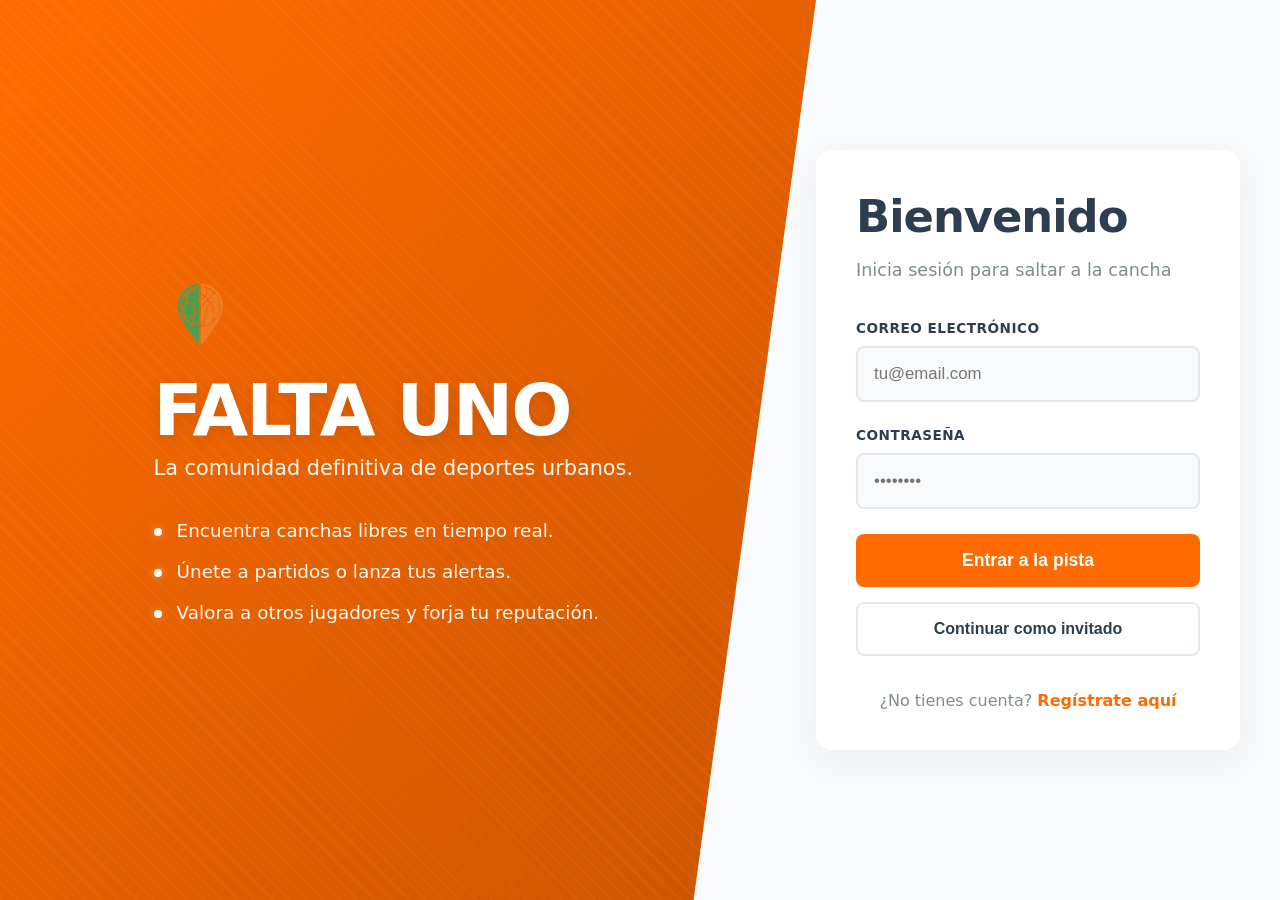
<file: faltauno_FE/index.html>
<!DOCTYPE html>
<html lang="es">
<head>
    <meta charset="UTF-8">
    <meta http-equiv="refresh" content="0; url=login.html">
    <title>Cargando Falta Uno...</title>
</head>
<body>
</body>
</html>
</file>
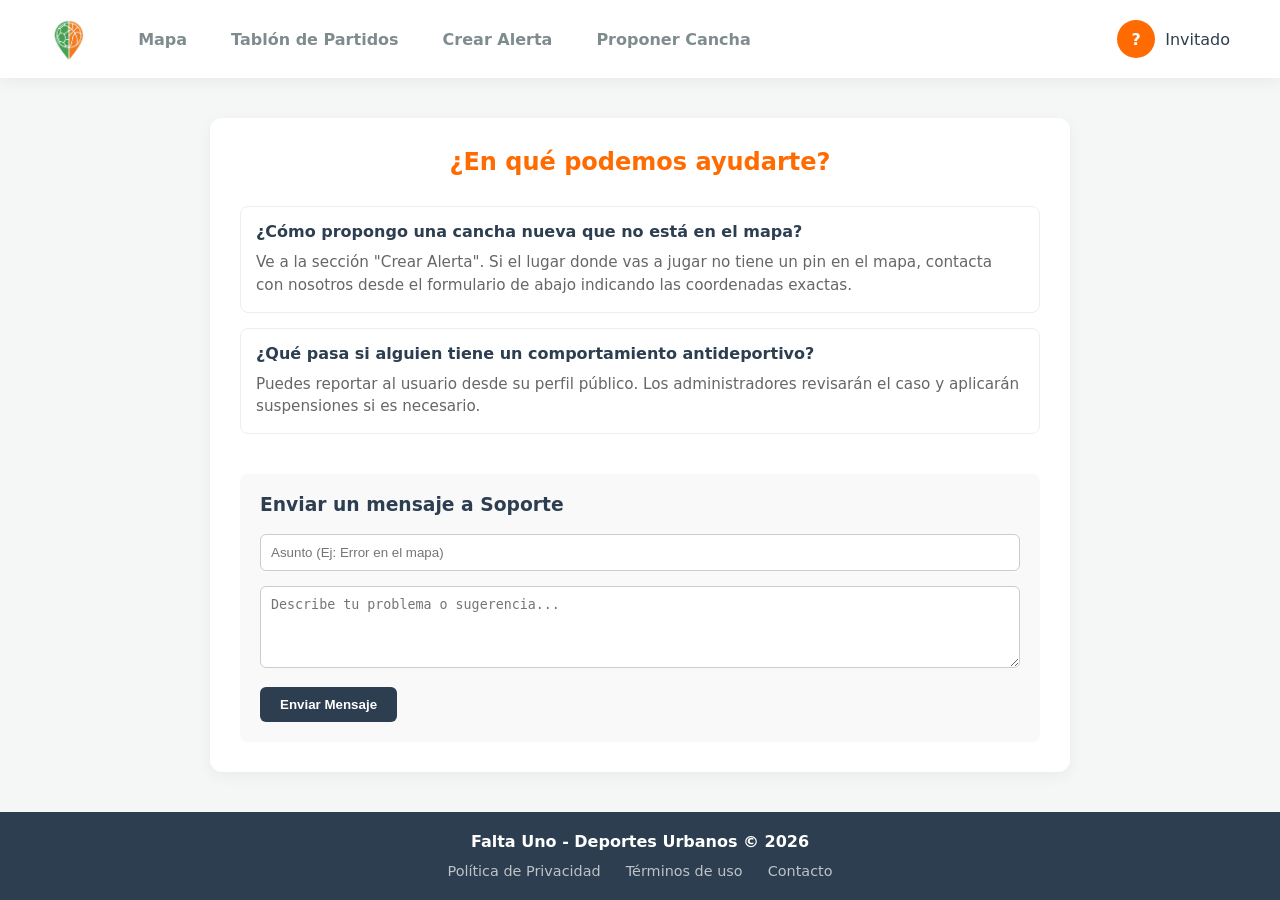
<file: faltauno_FE/ayuda.html>
<!DOCTYPE html>
<html lang="es">
<head>
    <meta charset="UTF-8">
    <meta name="viewport" content="width=device-width, initial-scale=1.0">
    <title>Falta Uno - Ayuda y Soporte</title>
    <link rel="stylesheet" href="css/global.css">
    <link rel="stylesheet" href="css/ayuda.css">

</head>
<body>
  <header class="main-header">
        <div class="header-left">
            <img src="logo.png" alt="Falta Uno" class="header-logo" onclick="window.location.href='inicio.html'" style="cursor: pointer;">
            
            <nav class="nav-links">
                <a href="inicio.html">Mapa</a>
                <a href="feed.html">Tablón de Partidos</a>
                <a href="crearAlerta.html">Crear Alerta</a>
                <a href="proponerCancha.html">Proponer Cancha</a>
            </nav>
        </div>

        <div class="header-right">
            <div class="user-profile-btn" onclick="toggleMenu()">
                <div class="user-avatar">R</div>
                <span>Rodrigo</span>
            </div>
            
            <div class="dropdown-menu" id="userMenu">
                <a href="perfilUser.html">Mi Perfil <span>></span></a>
                <a href="configuracion.html">Configuración <span>></span></a>
                <a href="ayuda.html" class="active">Ayuda y Soporte <span>></span></a>
                <a href="panelAdmin.html">Panel Admin <span>></span></a>
                <a href="login.html" class="logout-link">Cerrar sesión <span>x</span></a>
            </div>
        </div>
    </header>

    <main class="help-container">
        <h2 class="help-title">¿En qué podemos ayudarte?</h2>

        <div class="faq-box">
            <p class="faq-question">¿Cómo propongo una cancha nueva que no está en el mapa?</p>
            <p class="faq-answer">Ve a la sección "Crear Alerta". Si el lugar donde vas a jugar no tiene un pin en el mapa, contacta con nosotros desde el formulario de abajo indicando las coordenadas exactas.</p>
        </div>

        <div class="faq-box">
            <p class="faq-question">¿Qué pasa si alguien tiene un comportamiento antideportivo?</p>
            <p class="faq-answer">Puedes reportar al usuario desde su perfil público. Los administradores revisarán el caso y aplicarán suspensiones si es necesario.</p>
        </div>

        <div class="contact-form">
            <h3>Enviar un mensaje a Soporte</h3>
            <div class="form-group">
                <input type="text" placeholder="Asunto (Ej: Error en el mapa)">
            </div>
            <div class="form-group">
                <textarea rows="4" placeholder="Describe tu problema o sugerencia..."></textarea>
            </div>
            <button class="btn-send" onclick="alert('Mensaje enviado. Te responderemos pronto.')">Enviar Mensaje</button>
        </div>
    </main>

    <footer class="main-footer">
        <p>Falta Uno - Deportes Urbanos © 2026</p>
        <div class="footer-links">
            <a href="legal.html#privacidad">Política de Privacidad</a>
            <a href="legal.html#terminos">Términos de uso</a>
            <a href="legal.html#contacto">Contacto</a>
        </div>
    </footer>

   <script src="js/global.js"></script>
</body>
</html>
</file>
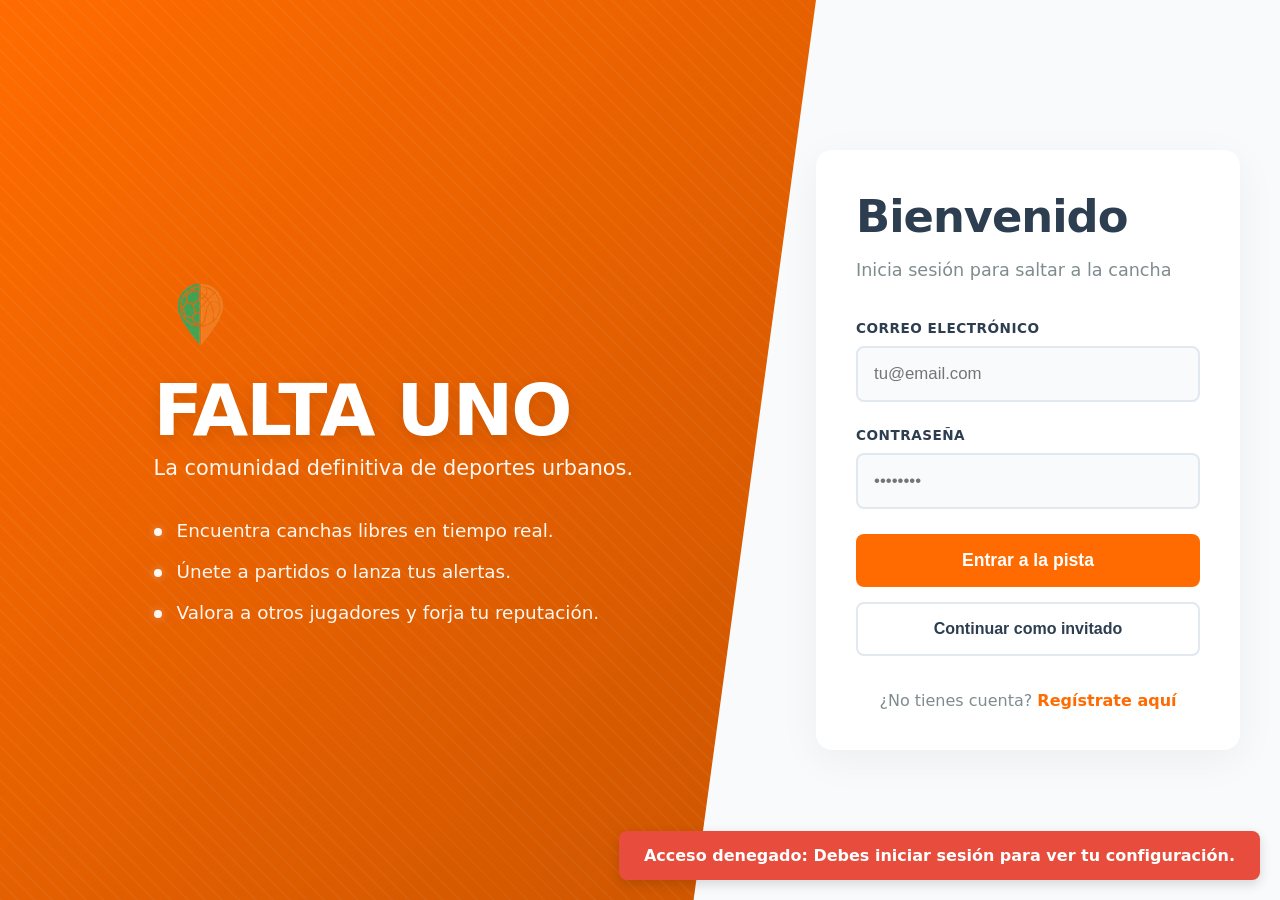
<file: faltauno_FE/configuracion.html>
<!DOCTYPE html>
<html lang="es">
<head>
    <meta charset="UTF-8">
    <meta name="viewport" content="width=device-width, initial-scale=1.0">
    <title>Falta Uno - Configuración</title>
    <link rel="stylesheet" href="css/global.css">
    <link rel="stylesheet" href="css/configuracion.css">
</head>
<body>

     <header class="main-header">
        <div class="header-left">
            <img src="logo.png" alt="Falta Uno" class="header-logo" onclick="window.location.href='inicio.html'" style="cursor: pointer;">
            
            <nav class="nav-links">
                <a href="inicio.html">Mapa</a>
                <a href="feed.html">Tablón de Partidos</a>
                <a href="crearAlerta.html">Crear Alerta</a>
                <a href="proponerCancha.html">Proponer Cancha</a>
            </nav>
        </div>

        <div class="header-right">
            <div class="user-profile-btn" onclick="toggleMenu()">
                <div class="user-avatar" id="nav-avatar-char">?</div>
                <span id="nav-user-name">Usuario</span>
            </div>
            
            <div class="dropdown-menu" id="userMenu">
                <a href="perfilUser.html">Mi Perfil <span>></span></a>
                <a href="configuracion.html" class="active">Configuración <span>></span></a>
                <a href="ayuda.html">Ayuda y Soporte <span>></span></a>
                <a href="panelAdmin.html">Panel Admin <span>></span></a>
                <a href="login.html" class="logout-link">Cerrar sesión <span>x</span></a>
            </div>
        </div>
    </header>

    <main class="config-container">
        <h2 class="config-title">Configuración de la Cuenta</h2>

        <div class="config-section">
            <h3>Datos de Acceso</h3>
            <div class="form-group">
                <label>Correo Electrónico</label>
                <input type="email" id="config-email" disabled style="background:#f9f9f9; cursor: not-allowed;">
            </div>
            <div class="form-group">
                <label>Nueva Contraseña</label>
                <input type="password" id="config-password" placeholder="Dejar en blanco para no cambiar">
            </div>
        </div>

        <div class="config-section">
            <h3>Notificaciones</h3>
            <div class="toggle-switch">
                <span>Recibir alertas de partidos cerca de mí</span>
                <input type="checkbox" checked>
            </div>
            <div class="toggle-switch">
                <span>Alguien se une a mi partido</span>
                <input type="checkbox" checked>
            </div>
            <div class="toggle-switch">
                <span>Boletín de noticias semanal</span>
                <input type="checkbox">
            </div>
        </div>

        <button class="btn-save" onclick="guardarConfiguracion()">Guardar Cambios</button>
        <div style="clear: both;"></div>
    </main>

    <footer class="main-footer">
        <p>Falta Uno - Deportes Urbanos © 2026</p>
        <div class="footer-links">
            <a href="legal.html#privacidad">Política de Privacidad</a>
            <a href="legal.html#terminos">Términos de uso</a>
            <a href="legal.html#contacto">Contacto</a>
        </div>
    </footer>

   <script src="js/global.js"></script>
   <script src="js/configuracion.js"></script>
</body>
</html>
</file>
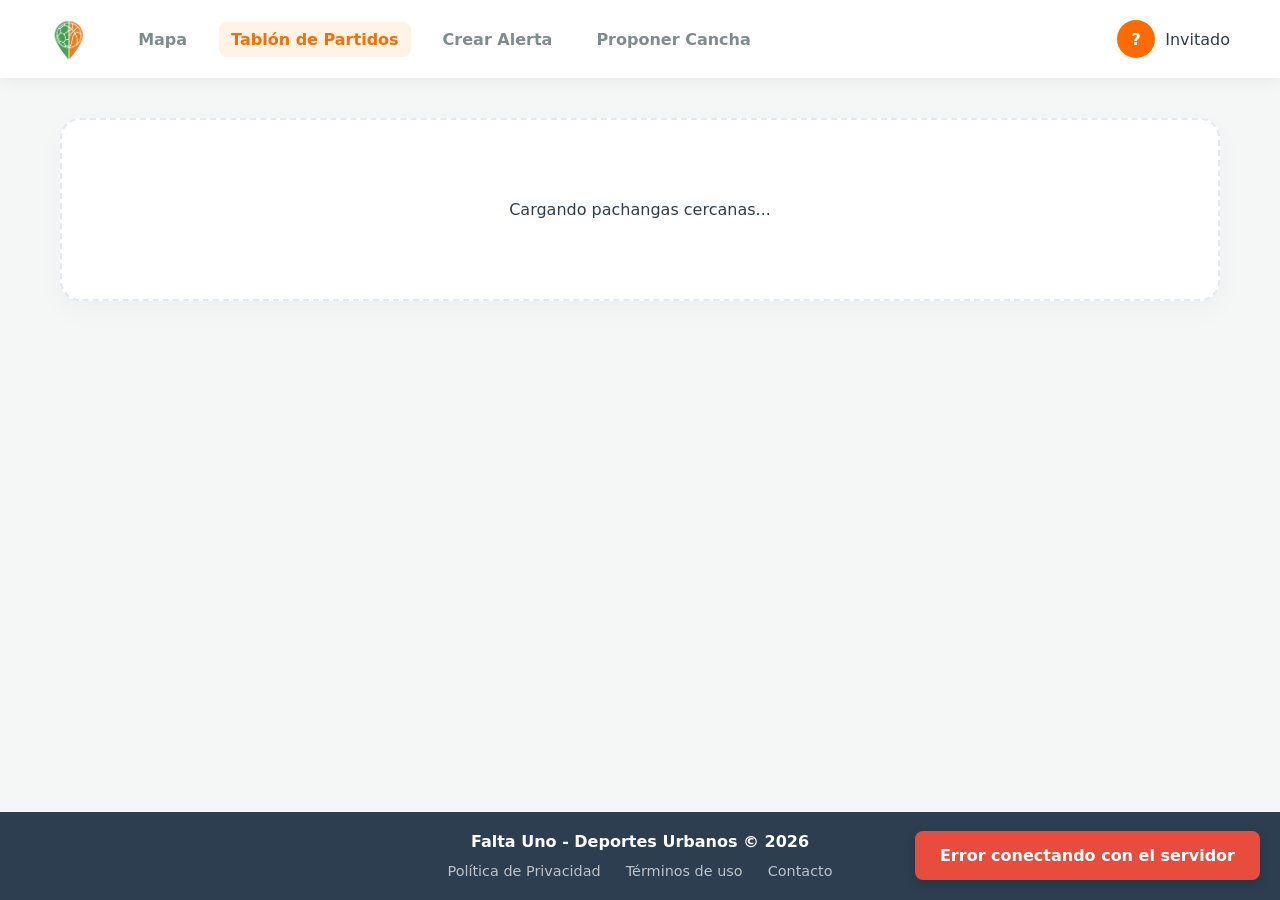
<file: faltauno_FE/feed.html>
<!DOCTYPE html>
<html lang="es">
<head>
    <meta charset="UTF-8">
    <meta name="viewport" content="width=device-width, initial-scale=1.0">
    <title>Falta Uno - Tablón de Partidos</title>
    <link rel="stylesheet" href="css/global.css">
    <link rel="stylesheet" href="css/feed.css">
</head>
<body>

     <header class="main-header">
        <div class="header-left">
            <img src="logo.png" alt="Falta Uno" class="header-logo" onclick="window.location.href='inicio.html'" style="cursor: pointer;">
            
            <nav class="nav-links">
                <a href="inicio.html">Mapa</a>
                <a href="feed.html" class="active">Tablón de Partidos</a>
                <a href="crearAlerta.html">Crear Alerta</a>
                <a href="proponerCancha.html">Proponer Cancha</a>
            </nav>
        </div>

        <div class="header-right">
            <div class="user-profile-btn" onclick="toggleMenu()">
                <div class="user-avatar">R</div>
                <span>Rodrigo</span>
            </div>
            
            <div class="dropdown-menu" id="userMenu">
                <a href="perfilUser.html">Mi Perfil <span>></span></a>
                <a href="configuracion.html">Configuración <span>></span></a>
                <a href="ayuda.html">Ayuda y Soporte <span>></span></a>
                <a href="panelAdmin.html">Panel Admin <span>></span></a>
                <a href="login.html" class="logout-link">Cerrar sesión <span>x</span></a>
            </div>
        </div>
    </header>

    <main class="app-container" style="flex-grow: 1;">
        <div class="feed-container" id="feed-container">
            <div class="empty-state">Cargando pachangas cercanas...</div>
        </div>
    </main>

    <footer class="main-footer">
        <p>Falta Uno - Deportes Urbanos © 2026</p>
        <div class="footer-links">
            <a href="legal.html#privacidad">Política de Privacidad</a>
            <a href="legal.html#terminos">Términos de uso</a>
            <a href="legal.html#contacto">Contacto</a>
        </div>
    </footer>

    <script src="js/global.js"></script>
    <script src="js/feed.js"></script>
</body>
</html>
</file>
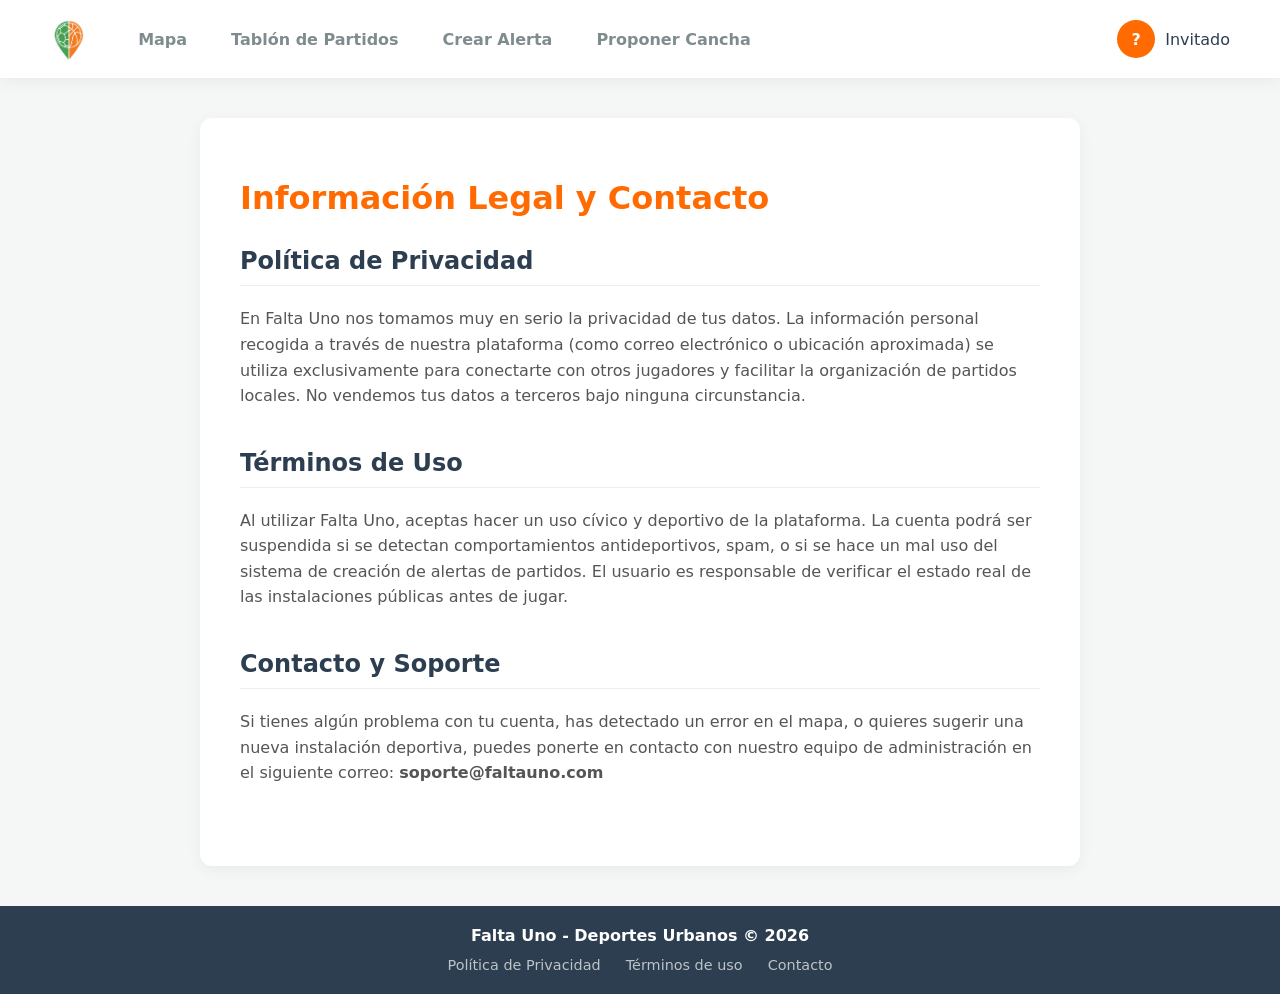
<file: faltauno_FE/legal.html>
<!DOCTYPE html>
<html lang="es">
<head>
    <meta charset="UTF-8">
    <meta name="viewport" content="width=device-width, initial-scale=1.0">
    <title>Información Legal - Falta Uno</title>
    <link rel="stylesheet" href="css/global.css">
    <link rel="stylesheet" href="css/legal.css">

</head>
<body>

    <header class="main-header">
        <div class="header-left">
            <img src="logo.png" alt="Falta Uno" class="header-logo" onclick="window.location.href='inicio.html'" style="cursor: pointer;">
            
            <nav class="nav-links">
                <a href="inicio.html">Mapa</a>
                <a href="feed.html">Tablón de Partidos</a>
                <a href="crearAlerta.html">Crear Alerta</a>
                <a href="proponerCancha.html">Proponer Cancha</a>
            </nav>
        </div>

        <div class="header-right">
            <div class="user-profile-btn" onclick="toggleMenu()">
                <div class="user-avatar">R</div>
                <span>Rodrigo</span>
            </div>
            
            <div class="dropdown-menu" id="userMenu">
                <a href="perfilUser.html">Mi Perfil <span>></span></a>
                <a href="configuracion.html">Configuración <span>></span></a>
                <a href="ayuda.html">Ayuda y Soporte <span>></span></a>
                <a href="panelAdmin.html">Panel Admin <span>></span></a>
                <a href="login.html" class="logout-link">Cerrar sesión <span>x</span></a>
            </div>
        </div>
    </header>
    <main class="legal-container">
        <h1>Información Legal y Contacto</h1>

        <section id="privacidad" class="legal-section">
            <h2>Política de Privacidad</h2>
            <p>En Falta Uno nos tomamos muy en serio la privacidad de tus datos. La información personal recogida a través de nuestra plataforma (como correo electrónico o ubicación aproximada) se utiliza exclusivamente para conectarte con otros jugadores y facilitar la organización de partidos locales. No vendemos tus datos a terceros bajo ninguna circunstancia.</p>
        </section>

        <section id="terminos" class="legal-section">
            <h2>Términos de Uso</h2>
            <p>Al utilizar Falta Uno, aceptas hacer un uso cívico y deportivo de la plataforma. La cuenta podrá ser suspendida si se detectan comportamientos antideportivos, spam, o si se hace un mal uso del sistema de creación de alertas de partidos. El usuario es responsable de verificar el estado real de las instalaciones públicas antes de jugar.</p>
        </section>

        <section id="contacto" class="legal-section">
            <h2>Contacto y Soporte</h2>
            <p>Si tienes algún problema con tu cuenta, has detectado un error en el mapa, o quieres sugerir una nueva instalación deportiva, puedes ponerte en contacto con nuestro equipo de administración en el siguiente correo: <b>soporte@faltauno.com</b></p>
        </section>
    </main>

    <footer class="main-footer">
        <p>Falta Uno - Deportes Urbanos © 2026</p>
        <div class="footer-links">
            <a href="legal.html#privacidad">Política de Privacidad</a>
            <a href="legal.html#terminos">Términos de uso</a>
            <a href="legal.html#contacto">Contacto</a>
        </div>
    </footer>
<script src="js/global.js"></script>
</body>

</html>
</file>
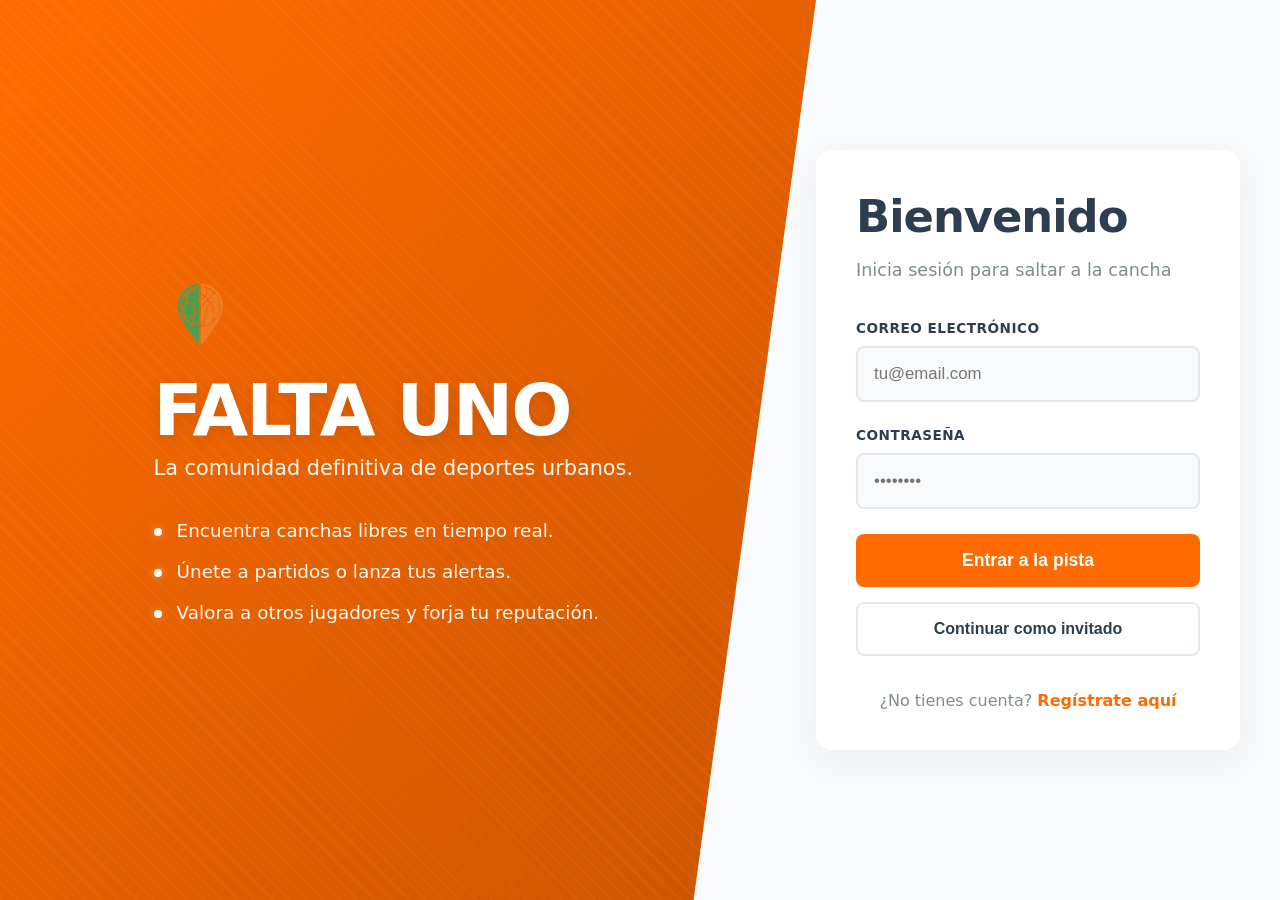
<file: faltauno_FE/login.html>
<!DOCTYPE html>
<html lang="es">
<head>
    <meta charset="UTF-8">
    <meta name="viewport" content="width=device-width, initial-scale=1.0">
    <title>Falta Uno - Iniciar Sesión</title>
    <link rel="stylesheet" href="css/global.css">
    <link rel="stylesheet" href="css/login.css">
</head>
<body class="login-dynamic">

    <div class="diagonal-layout">
        
        <div class="diagonal-brand">
            <img src="logo.png" alt="Falta Uno" class="diagonal-logo">
            <h1 class="diagonal-title">FALTA UNO</h1>
            <p class="diagonal-subtitle">La comunidad definitiva de deportes urbanos.</p>

            <ul class="diagonal-features">
                <li><span class="feature-dot"></span>Encuentra canchas libres en tiempo real.</li>
                <li><span class="feature-dot"></span>Únete a partidos o lanza tus alertas.</li>
                <li><span class="feature-dot"></span>Valora a otros jugadores y forja tu reputación.</li>
            </ul>
        </div>

        <div class="diagonal-form-wrapper">
            <div class="diagonal-form">
                <h2>Bienvenido</h2>
                <p class="form-desc">Inicia sesión para saltar a la cancha</p>

                <div class="input-group">
                    <label>Correo Electrónico</label>
                    <input type="email" id="email" placeholder="tu@email.com">
                </div>

                <div class="input-group">
                    <label>Contraseña</label>
                    <input type="password" id="password" placeholder="••••••••">
                </div>

                <button class="btn-diagonal" onclick="iniciarSesion()">Entrar a la pista</button>
                <button class="btn-diagonal-outline" onclick="entrarComoInvitado()">Continuar como invitado</button>

                <div class="form-footer">
                    ¿No tienes cuenta? <a href="registro.html">Regístrate aquí</a>
                </div>
            </div>
        </div>
    </div>

    <script src="js/global.js"></script>
    <script src="js/login.js"></script>
</body>
</html>
</file>
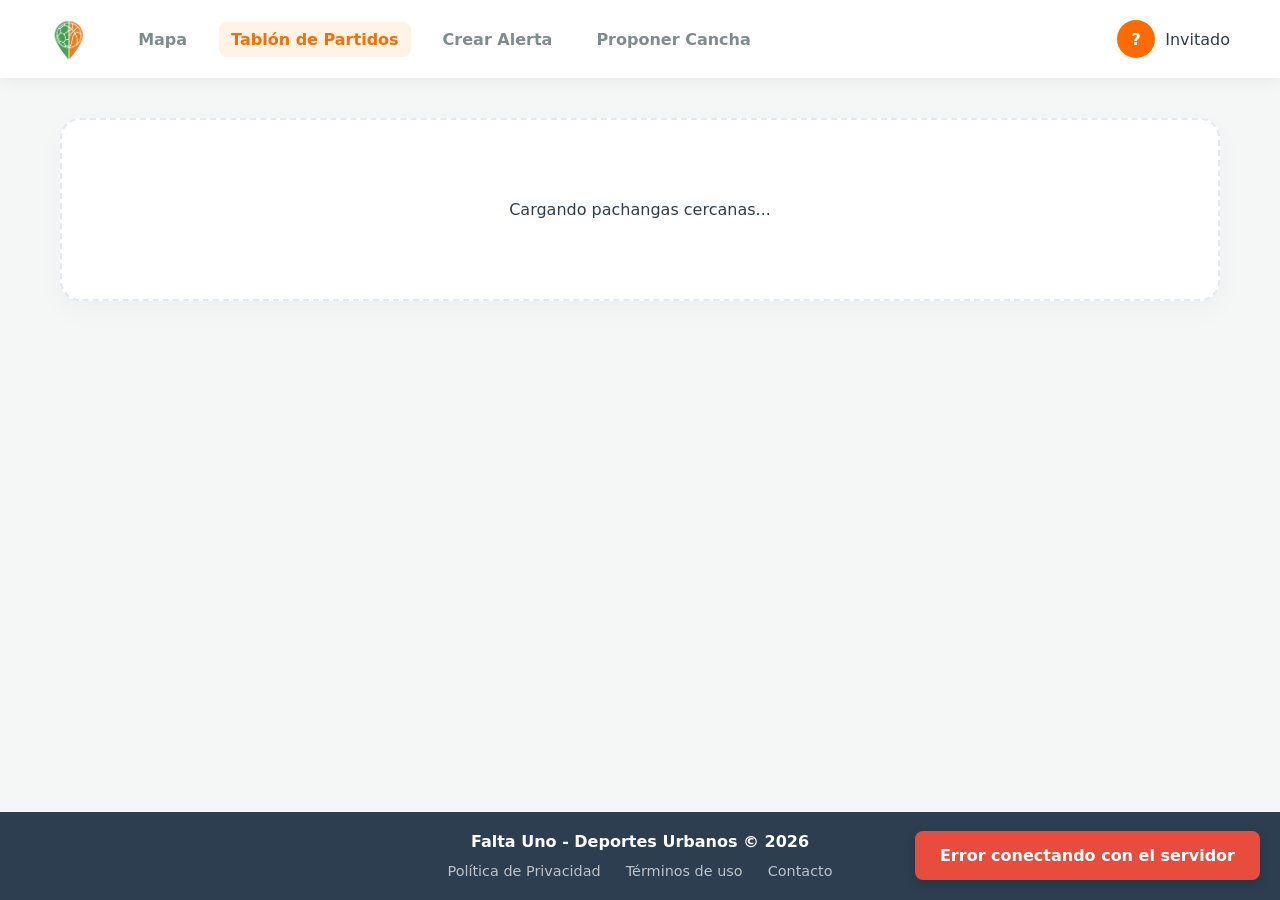
<file: faltauno_FE/perfilPublico.html>
<!DOCTYPE html>
<html lang="es">
<head>
    <meta charset="UTF-8">
    <meta name="viewport" content="width=device-width, initial-scale=1.0">
    <title>Falta Uno - Perfil Público</title>
    <link rel="stylesheet" href="css/global.css">
    <link rel="stylesheet" href="css/perfilPublico.css">
</head>
<body>

     <header class="main-header">
        <div class="header-left">
            <img src="logo.png" alt="Falta Uno" class="header-logo" onclick="window.location.href='inicio.html'" style="cursor: pointer;">
            
            <nav class="nav-links">
                <a href="inicio.html">Mapa</a>
                <a href="feed.html">Tablón de Partidos</a>
                <a href="crearAlerta.html">Crear Alerta</a>
                <a href="proponerCancha.html">Proponer Cancha</a>
            </nav>
        </div>

        <div class="header-right">
            <div class="user-profile-btn" onclick="toggleMenu()">
                <div class="user-avatar">R</div>
                <span>Rodrigo</span>
            </div>
            
            <div class="dropdown-menu" id="userMenu">
                <a href="perfilUser.html">Mi Perfil <span>></span></a>
                <a href="configuracion.html">Configuración <span>></span></a>
                <a href="ayuda.html">Ayuda y Soporte <span>></span></a>
                <a href="panelAdmin.html">Panel Admin <span>></span></a>
                <a href="login.html" class="logout-link">Cerrar sesión <span>x</span></a>
            </div>
        </div>
    </header>
    
    <main class="public-profile-container">
        
        <div class="user-card">
            <div class="avatar-large" id="perfil-publico-avatar">?</div>
            <h1 class="user-name" id="perfil-publico-nombre">Cargando...</h1>
            <div class="user-meta">Jugador en <span id="perfil-publico-ciudad">...</span></div>

            <div class="rating-section">
                <p class="rating-title">Valorar a este jugador</p>
                <div class="interactive-stars">
                    <span class="star">&#9733;</span>
                    <span class="star">&#9733;</span>
                    <span class="star">&#9733;</span>
                    <span class="star">&#9733;</span>
                    <span class="star">&#9733;</span>
                </div>
                <p style="font-size: 0.85em; color: var(--text-muted); margin-top: 10px;">
                    Valora su puntualidad y comportamiento en la cancha.
                </p>
            </div>

            <div class="public-stats-grid">
                <div class="stat-box">
                    <div class="stat-value" id="perfil-publico-estrellas" style="font-size: 1.2em;">0 / 5</div>
                    <div class="stat-label">Valoración Media</div>
                </div>
                <div class="stat-box">
                    <div class="stat-value">18</div>
                    <div class="stat-label">Partidos Organizados</div>
                </div>
                <div class="stat-box">
                    <div class="stat-value">34</div>
                    <div class="stat-label">Veces Apuntado</div>
                </div>
            </div>
        </div>
    </main>

    <footer class="main-footer">
        <p>Falta Uno - Deportes Urbanos © 2026</p>
        <div class="footer-links">
            <a href="legal.html#privacidad">Política de Privacidad</a>
            <a href="legal.html#terminos">Términos de uso</a>
            <a href="legal.html#contacto">Contacto</a>
        </div>
    </footer>

    <script src="js/global.js"></script>
    <script src="js/perfilPublico.js"></script>
</body>
</html>
</file>
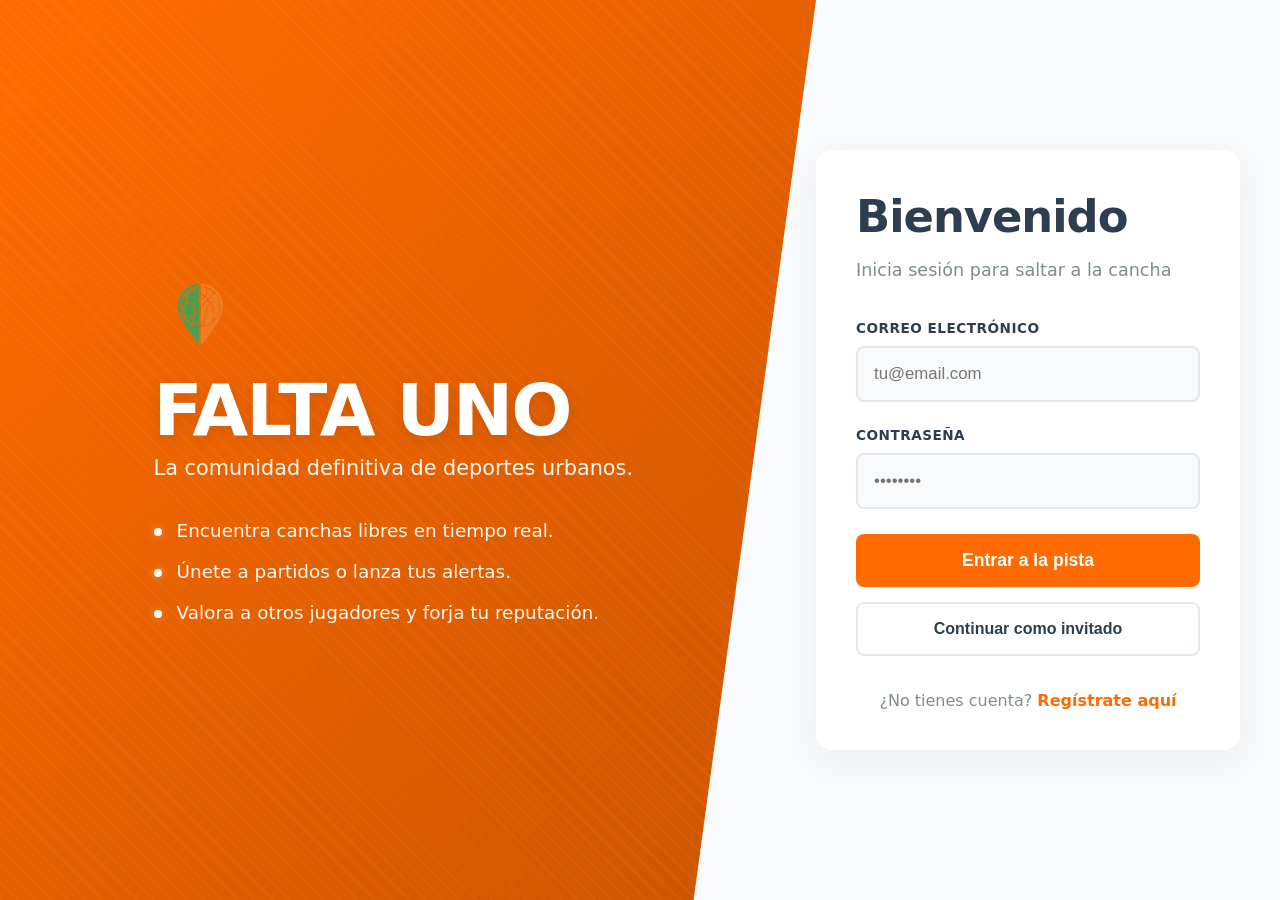
<file: faltauno_FE/perfilUser.html>
<!DOCTYPE html>
<html lang="es">
<head>
    <meta charset="UTF-8">
    <meta name="viewport" content="width=device-width, initial-scale=1.0">
    <title>Falta Uno - Perfil de Usuario</title>
    <link rel="stylesheet" href="css/global.css">
    <link rel="stylesheet" href="css/perfil.css">
</head>
<body>

    <header class="main-header">
        <div class="header-left">
            <img src="logo.png" alt="Falta Uno" class="header-logo" onclick="window.location.href='inicio.html'" style="cursor: pointer;">
            
            <nav class="nav-links">
                <a href="inicio.html">Mapa</a>
                <a href="feed.html">Tablón de Partidos</a>
                <a href="crearAlerta.html">Crear Alerta</a>
                <a href="proponerCancha.html">Proponer Cancha</a>
            </nav>
        </div>

        <div class="header-right">
            <div class="user-profile-btn" onclick="toggleMenu()">
                <div class="user-avatar">R</div>
                <span>Rodrigo</span>
            </div>
            
            <div class="dropdown-menu" id="userMenu">
                <a href="perfilUser.html">Mi Perfil <span>&gt;</span></a>
                <a href="configuracion.html">Configuración <span>&gt;</span></a>
                <a href="ayuda.html">Ayuda y Soporte <span>&gt;</span></a>
                <a href="panelAdmin.html">Panel Admin <span>&gt;</span></a>
                <a href="login.html" class="logout-link">Cerrar sesión <span>x</span></a>
            </div>
        </div>
    </header>

    <main class="profile-container">
        <h1 class="profile-title">Perfil de usuario</h1>

        <div class="user-info-section">
            <div class="big-avatar" id="perfil-avatar">?</div>
            <div class="user-details">
                <div class="info-group">
                    <label>Nombre completo</label>
                    <input type="text" id="perfil-nombre" value="" readonly>
                </div>
                <div class="info-group">
                    <label>Ciudad</label>
                    <input type="text" id="perfil-ciudad" value="" placeholder="Añade tu ciudad...">
                </div>
                <div class="info-group">
                    <label>Rol de la cuenta</label>
                    <input type="text" id="perfil-rol" value="" readonly style="background-color: #f5f5f5;">
                </div>
            </div>
        </div>

        <div class="dashboard-grid">
            <div class="stats-box">
                <h3>Estadísticas</h3>
                <div class="stat-item">
                    <span id="stat-partidos">Partidos jugados (0)</span>
                    <div class="progress-bar-bg"><div id="bar-partidos" class="progress-bar-fill" style="width: 0%;"></div></div>
                </div>
                <div class="stat-item">
                    <span id="stat-alertas">Alertas Enviadas (0)</span>
                    <div class="progress-bar-bg"><div id="bar-alertas" class="progress-bar-fill" style="width: 0%;"></div></div>
                </div>
                <div class="stat-item">
                    <span id="stat-pistas">Pistas descubiertas (0)</span>
                    <div class="progress-bar-bg"><div id="bar-pistas" class="progress-bar-fill" style="width: 0%;"></div></div>
                </div>
            </div>

            <div class="rating-box">
                <h3>VALORACIÓN MEDIA</h3>
                <div style="font-size: 0.9em; opacity: 0.9;">Tu puntuación como organizador</div>
                <div class="rating-stars" id="perfil-estrellas">
                    </div>
            </div>

            <div class="activity-box">
                <h3>Actividad Reciente</h3>
                <ul class="activity-list" id="lista-actividad">
                    <!-- Contenido inyectado desde JS -->
                </ul>
            </div>
        </div>

        <section class="requests-section">
            <h3>Mis Solicitudes de Instalaciones</h3>
            <table class="requests-table">
                <thead>
                    <tr>
                        <th>Nombre de la Cancha</th>
                        <th>Fecha Solicitud</th>
                        <th>Deporte</th>
                        <th>Estado</th>
                    </tr>
                </thead>
                <tbody id="requests-table-body">
                    </tbody>
            </table>
        </section>

        <div class="action-buttons">
            <button class="btn btn-edit" onclick="mostrarNotificacion('Perfil actualizado', 'exito')">Guardar Cambios</button>
            <button class="btn btn-logout" onclick="window.location.href='login.html'">Cerrar Sesión</button>
        </div>
    </main>

    <footer class="main-footer">
        <p>Falta Uno - Deportes Urbanos © 2026</p>
        <div class="footer-links">
            <a href="legal.html#privacidad">Política de Privacidad</a>
            <a href="legal.html#terminos">Términos de uso</a>
            <a href="legal.html#contacto">Contacto</a>
        </div>
    </footer>

    <script src="js/global.js"></script>
    <script src="js/perfil.js"></script>
</body>
</html>
</file>
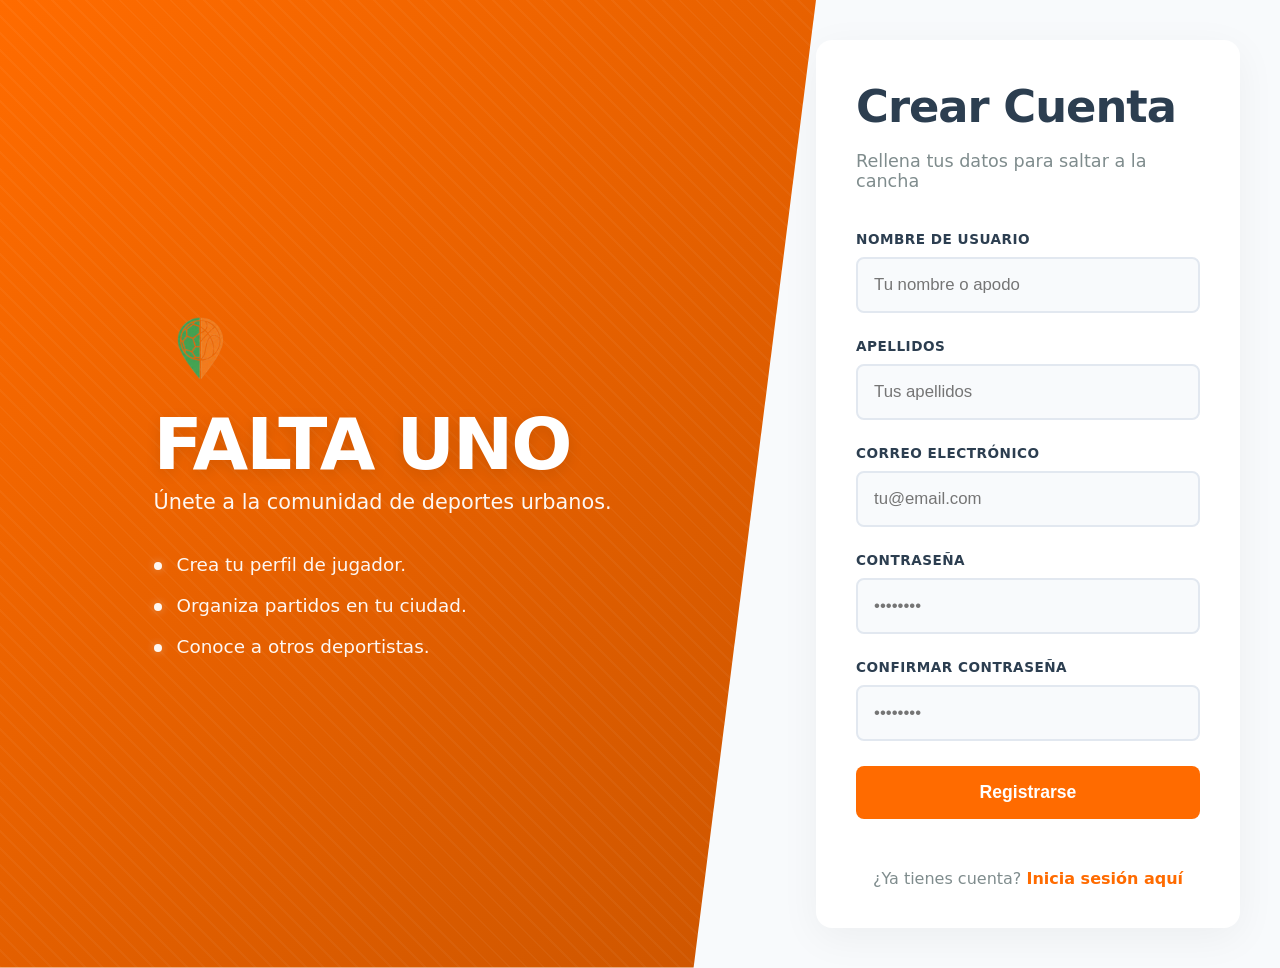
<file: faltauno_FE/registro.html>
<!DOCTYPE html>
<html lang="es">
<head>
    <meta charset="UTF-8">
    <meta name="viewport" content="width=device-width, initial-scale=1.0">
    <title>Falta Uno - Registro</title>
    <link rel="stylesheet" href="css/global.css">
    <link rel="stylesheet" href="css/login.css">
</head>
<body class="login-dynamic">

    <div class="diagonal-layout">
        
        <div class="diagonal-brand">
            <img src="logo.png" alt="Falta Uno" class="diagonal-logo" onclick="window.location.href='inicio.html'" style="cursor: pointer;">
            <h1 class="diagonal-title">FALTA UNO</h1>
            <p class="diagonal-subtitle">Únete a la comunidad de deportes urbanos.</p>

            <ul class="diagonal-features">
                <li><span class="feature-dot"></span>Crea tu perfil de jugador.</li>
                <li><span class="feature-dot"></span>Organiza partidos en tu ciudad.</li>
                <li><span class="feature-dot"></span>Conoce a otros deportistas.</li>
            </ul>
        </div>

        <div class="diagonal-form-wrapper">
            <div class="diagonal-form">
                <h2>Crear Cuenta</h2>
                <p class="form-desc">Rellena tus datos para saltar a la cancha</p>

                <div class="input-group">
                    <label>Nombre de Usuario</label>
                    <input type="text" id="reg-nombre" placeholder="Tu nombre o apodo">
                </div>
                <div class="input-group">
                    <label>Apellidos</label>
                    <input type="text" id="reg-apellidos" placeholder="Tus apellidos">
                </div>

                <div class="input-group">
                    <label>Correo Electrónico</label>
                    <input type="email" id="reg-email" placeholder="tu@email.com">
                </div>

                <div class="input-group">
                    <label>Contraseña</label>
                    <input type="password" id="reg-password" placeholder="••••••••">
                </div>

                <div class="input-group">
                    <label>Confirmar Contraseña</label>
                    <input type="password" id="reg-password-confirm" placeholder="••••••••">
                </div>

                <button class="btn-diagonal" onclick="registrarUsuario()">Registrarse</button>

                <div class="form-footer">
                    ¿Ya tienes cuenta? <a href="login.html">Inicia sesión aquí</a>
                </div>
            </div>
        </div>
    </div>

    <script src="js/global.js"></script>
    <script src="js/registro.js"></script>
</body>
</html>
</file>
<file: faltauno_FE/css/global.css>
/* css/global.css */
:root {
    --primary-orange: #ff6b00;
    --hover-orange: #e65c00;
    --bg-color: #f4f7f6;
    --card-bg: #ffffff;
    --text-main: #2c3e50;
    --text-muted: #7f8c8d;
}

body {
    margin: 0;
    padding: 0;
    font-family: 'Segoe UI', system-ui, sans-serif;
    background-color: var(--bg-color);
    color: var(--text-main);
    display: flex;
    flex-direction: column;
    min-height: 100vh; /* Para que el footer siempre se quede abajo */
}

/* --- HEADER DINÁMICO --- */
.main-header {
    background-color: var(--card-bg);
    padding: 15px 40px;
    display: flex;
    justify-content: space-between;
    align-items: center;
    box-shadow: 0 4px 15px rgba(0,0,0,0.05);
    position: sticky;
    top: 0;
    z-index: 1000;
}

.header-left {
    display: flex;
    align-items: center;
    gap: 30px;
}

.header-logo {
    height: 45px;
    cursor: pointer;
    transition: transform 0.2s;
}

.header-logo:hover {
    transform: scale(1.05);
}

/* Navegación principal */
.nav-links {
    display: flex;
    gap: 20px;
}

.nav-links a {
    text-decoration: none;
    color: var(--text-muted);
    font-weight: bold;
    padding: 8px 12px;
    border-radius: 8px;
    transition: all 0.3s ease;
}

.nav-links a:hover {
    background-color: #fff3e6;
    color: var(--primary-orange);
}

.nav-links a.active {
    color: var(--primary-orange);
    background-color: #fff3e6;
}

/* Usuario a la derecha */
.header-right {
    position: relative;
}

.user-profile-btn {
    display: flex;
    align-items: center;
    gap: 10px;
    cursor: pointer;
    padding: 5px 10px;
    border-radius: 20px;
    transition: background 0.2s;
}

.user-profile-btn:hover {
    background-color: #f0f0f0;
}

.user-avatar {
    width: 38px; height: 38px;
    background-color: var(--primary-orange);
    color: white;
    border-radius: 50%;
    display: flex; justify-content: center; align-items: center;
    font-weight: bold;
}
/* --- MENÚ DESPLEGABLE DEL USUARIO (Añadir al final de global.css) --- */
.header-right {
    position: relative; /* Clave para que el menú flote justo debajo */
}

.dropdown-menu {
    display: none;
    position: absolute;
    top: 65px;
    right: 0;
    background-color: var(--card-bg);
    border: 1px solid #eee;
    width: 220px;
    border-radius: 12px;
    box-shadow: 0 10px 25px rgba(0,0,0,0.1);
    z-index: 1000;
    flex-direction: column;
    padding: 10px 0;
    overflow: hidden;
}

.dropdown-menu.active {
    display: flex;
}

.dropdown-menu a {
    color: var(--text-main);
    text-decoration: none;
    padding: 12px 20px;
    font-size: 14px;
    display: flex;
    justify-content: space-between;
    transition: background 0.2s;
}

.dropdown-menu a:hover {
    background-color: #f4f7f6;
    color: var(--primary-orange);
}

.dropdown-menu .logout-link {
    border-top: 1px solid #eee;
    color: #e74c3c;
    margin-top: 5px;
}
.dropdown-menu .logout-link:hover {
    background-color: #fdf0ed;
}

/* --- FOOTER --- */
.main-footer {
    background-color: #2c3e50;
    color: white;
    text-align: center;
    padding: 20px;
    margin-top: auto; /* Empuja el footer al fondo de la pantalla */
}

.main-footer p { margin: 0 0 10px 0; font-weight: bold;}
.footer-links a { color: #bdc3c7; text-decoration: none; margin: 0 10px; font-size: 0.9em; transition: color 0.2s;}
.footer-links a:hover { color: var(--primary-orange); }
/* --- NOTIFICACIONES INTEGRADAS (TOASTS) --- */
.toast-container {
    position: fixed;
    bottom: 25px;
    right: 25px;
    z-index: 9999;
    display: flex;
    flex-direction: column;
    gap: 10px;
}

.toast {
    min-width: 250px;
    padding: 15px 20px;
    border-radius: 8px;
    color: white;
    font-weight: bold;
    box-shadow: 0 4px 15px rgba(0,0,0,0.15);
    display: flex;
    align-items: center;
    gap: 10px;
    /* Animaciones de entrada y salida */
    animation: slideInToast 0.3s ease forwards, fadeOutToast 0.3s ease forwards 2.7s;
}

.toast.exito { background-color: #2ecc71; } /* Verde */
.toast.error { background-color: #e74c3c; } /* Rojo */
.toast.info { background-color: var(--primary-orange); } /* Naranja */

@keyframes slideInToast {
    from { transform: translateX(100%); opacity: 0; }
    to { transform: translateX(0); opacity: 1; }
}
@keyframes fadeOutToast {
    from { opacity: 1; }
    to { opacity: 0; display: none; }
}
/* ==========================================
   📱 DISEÑO RESPONSIVE (MÓVILES Y TABLETS) - VERSIÓN LIMPIA Y CORREGIDA
   ========================================== */

/* ==========================================
   📱 DISEÑO RESPONSIVE (MÓVILES Y TABLETS) - DEFINITIVO
   ========================================== */

@media (max-width: 768px) {
    
    /* Evita scroll horizontal en toda la página */
    body { 
        overflow-x: hidden !important; 
    }

    /* 1. CABECERA Y MENÚ */
    .main-header {
        flex-direction: column !important;
        height: auto !important;
        padding: 15px !important;
    }
    
    .header-left {
        flex-direction: column !important;
        width: 100% !important;
    }

    .nav-links {
        flex-wrap: wrap !important;
        justify-content: center !important;
    }

    .header-right {
        width: 100% !important;
        justify-content: center !important;
    }

    /* 2. VISTA MAPA (inicio.html) */
    .main-content {
        display: flex !important;
        flex-direction: column !important; 
        padding: 10px !important; /* Reducimos el espacio gris sobrante en móviles */
        gap: 15px !important;
    }
    
    .map-section {
        width: 100% !important;
        height: 55vh !important; /* Le damos un poco más de altura */
        min-height: 400px !important;
        margin: 0 !important;
        padding: 5px !important; /* Reducimos el borde blanco para que el mapa sea más grande */
        display: flex !important;
        flex-direction: column !important;
        box-sizing: border-box !important;
    }
    
    #map {
        width: 100% !important;
        height: 100% !important; /* Obligamos a que pise cualquier altura fija de inicio.css */
        flex-grow: 1 !important; /* Obliga al mapa a rellenar todo el espacio disponible */
        border-radius: 8px !important;
        z-index: 1 !important;
    }

    .sidebar {
        width: 100% !important;
        box-sizing: border-box !important;
        padding: 10px !important;
    }

    /* 3. PANEL ADMIN Y PERFIL */
    .dashboard-grid, 
    .public-stats-grid {
        display: grid !important; 
        grid-template-columns: 1fr !important; /* Obliga a 1 sola columna vertical */
    }
    
    .admin-card {
        width: 100% !important;
        box-sizing: border-box !important;
        overflow: hidden !important; /* Corta lo que sobre para no romper la pantalla */
    }

    /* Ajuste específico para que el minimapa del admin se vea bien */
    [id^="mapa-admin-"] {
        width: 100% !important;
        height: 250px !important;
    }

    /* 4. TABLÓN DE ANUNCIOS */
    .alerta-card {
        width: 100% !important;
        box-sizing: border-box !important;
    }

    /* 5. TABLAS (Mi perfil): Scroll suave horizontal */
    table {
        display: block !important;
        width: 100% !important;
        overflow-x: auto !important;
        white-space: nowrap !important;
    }
}
</file>
<file: faltauno_FE/css/ayuda.css>
.help-container {
    max-width: 800px; margin: 40px auto; padding: 30px;
    background: white; border-radius: 12px; box-shadow: 0 4px 15px rgba(0,0,0,0.05);
    flex-grow: 1;
 }
.help-title { color: var(--primary-orange); margin-top: 0; text-align: center; margin-bottom: 30px;}
        
.faq-box { border: 1px solid #eee; border-radius: 8px; margin-bottom: 15px; padding: 15px; }
.faq-question { font-weight: bold; color: var(--text-main); margin: 0 0 10px 0; }
.faq-answer { color: #666; font-size: 0.95em; margin: 0; line-height: 1.5; }

.contact-form { margin-top: 40px; background: #f9f9f9; padding: 20px; border-radius: 8px; }
.contact-form h3 { margin-top: 0; }
.form-group { margin-bottom: 15px; }
.form-group input, .form-group textarea { width: 100%; padding: 10px; border: 1px solid #ccc; border-radius: 6px; box-sizing: border-box; }
.btn-send { background-color: var(--text-main); color: white; border: none; padding: 10px 20px; border-radius: 6px; cursor: pointer; font-weight: bold;}
</file>
<file: faltauno_FE/css/configuracion.css>
.config-container {
            max-width: 800px; margin: 40px auto; padding: 30px;
            background: white; border-radius: 12px; box-shadow: 0 4px 15px rgba(0,0,0,0.05);
            flex-grow: 1;
        }
        .config-title { color: var(--primary-orange); margin-top: 0; border-bottom: 2px solid #f0f0f0; padding-bottom: 15px;}
        .config-section { margin-bottom: 30px; }
        .config-section h3 { color: var(--text-main); margin-bottom: 15px; }
        .form-group { margin-bottom: 15px; }
        .form-group label { display: block; font-weight: bold; margin-bottom: 8px; font-size: 0.9em; color: #555;}
        .form-group input { width: 100%; padding: 10px; border: 1px solid #ccc; border-radius: 6px; box-sizing: border-box; }
        .toggle-switch { display: flex; align-items: center; justify-content: space-between; padding: 10px 0; border-bottom: 1px solid #eee; }
        .btn-save { background-color: var(--primary-orange); color: white; border: none; padding: 12px 25px; border-radius: 6px; font-weight: bold; cursor: pointer; float: right;}
</file>
<file: faltauno_FE/css/feed.css>
/* css/feed.css */

.app-container {
    max-width: 1200px;
    margin: 40px auto;
    padding: 0 20px;
    width: 100%;
    box-sizing: border-box;
    font-family: 'Segoe UI', system-ui, sans-serif;
}

.feed-container {
    display: grid;
    grid-template-columns: repeat(auto-fill, minmax(340px, 1fr));
    gap: 30px;
}

/* --- TICKET --- */
.match-ticket {
    background: #ffffff;
    border-radius: 20px;
    box-shadow: 0 10px 30px rgba(0,0,0,0.06);
    overflow: hidden;
    display: flex;
    flex-direction: column;
    transition: transform 0.3s cubic-bezier(0.175, 0.885, 0.32, 1.275), box-shadow 0.3s ease;
    border: 1px solid #f0f0f0;
}

.match-ticket:hover {
    transform: translateY(-8px);
    box-shadow: 0 15px 35px rgba(255, 107, 0, 0.15);
}

.ticket-header {
    padding: 15px 20px;
    display: flex;
    justify-content: space-between;
    align-items: center;
    color: white;
}

.sport-futbol { background: linear-gradient(135deg, #2ecc71, #27ae60); }
.sport-basket { background: linear-gradient(135deg, #e67e22, #d35400); }
.sport-voley { background: linear-gradient(135deg, #9b59b6, #8e44ad); }
.sport-default { background: linear-gradient(135deg, #34495e, #2c3e50); }

.sport-badge {
    font-weight: 800;
    font-size: 0.9em;
    letter-spacing: 0.5px;
}

.date-badge {
    background: rgba(255, 255, 255, 0.2);
    padding: 5px 12px;
    border-radius: 20px;
    font-size: 0.85em;
    font-weight: bold;
    backdrop-filter: blur(5px);
}

.ticket-body {
    padding: 25px;
    flex-grow: 1;
    display: flex;
    flex-direction: column;
    gap: 20px;
}

.missing-players-wrapper {
    text-align: center;
    padding-bottom: 20px;
    border-bottom: 2px dashed #eee;
}

.missing-label {
    display: block;
    color: #95a5a6;
    font-size: 0.85em;
    font-weight: 800;
    letter-spacing: 1.5px;
    margin-bottom: -5px;
}

.missing-number {
    font-size: 3.5em;
    font-weight: 900;
    color: var(--primary-orange, #ff6b00);
    margin: 0;
    line-height: 1;
}

.missing-number.critical {
    color: #e74c3c;
}

.missing-number span {
    font-size: 0.25em;
    color: #7f8c8d;
    font-weight: 600;
    text-transform: uppercase;
    display: inline-block;
    transform: translateY(-8px);
}

/* --- DETALLES LIMPIOS --- */
.match-details {
    display: flex;
    flex-direction: column;
    gap: 12px;
    background: #f8fafc;
    padding: 18px;
    border-radius: 12px;
}

.detail-row {
    display: flex;
    align-items: center;
    gap: 10px;
}

.detail-icon-text {
    font-size: 0.8em;
    font-weight: 800;
    color: var(--text-muted, #95a5a6);
    text-transform: uppercase;
    letter-spacing: 0.5px;
    width: 65px; /* Alineación vertical perfecta */
}

.detail-text {
    font-size: 0.95em;
    color: var(--text-main, #2c3e50);
}

.host-section {
    background: #ffffff;
    border: 2px solid #f8fafc;
    padding: 12px 15px;
    border-radius: 12px;
    display: flex;
    align-items: center;
    gap: 15px;
    cursor: pointer;
    transition: border-color 0.2s;
    margin-top: 5px;
}

.host-section:hover {
    border-color: #e2e8f0;
}

.host-avatar {
    width: 40px;
    height: 40px;
    background: var(--text-main, #2c3e50);
    color: white;
    border-radius: 50%;
    display: flex;
    justify-content: center;
    align-items: center;
    font-weight: bold;
    font-size: 1.2em;
}

.host-info {
    display: flex;
    flex-direction: column;
}

.host-label {
    font-size: 0.75em;
    color: #95a5a6;
    text-transform: uppercase;
    font-weight: bold;
}

.host-name {
    font-size: 1em;
    font-weight: 700;
    color: var(--text-main, #2c3e50);
}

.host-stars {
    font-size: 0.85em;
    font-weight: normal;
    color: var(--primary-orange, #ff6b00);
}

.ticket-footer {
    padding: 0 25px 25px 25px;
}

.btn-apuntarse {
    width: 100%;
    padding: 16px;
    background-color: var(--primary-orange, #ff6b00);
    color: white;
    border: none;
    border-radius: 12px;
    font-size: 1.15em;
    font-weight: bold;
    cursor: pointer;
    transition: all 0.3s;
    box-shadow: 0 4px 15px rgba(255, 107, 0, 0.3);
}

.btn-apuntarse:hover {
    background-color: #e65c00;
    transform: translateY(-2px);
    box-shadow: 0 6px 20px rgba(255, 107, 0, 0.4);
}

.btn-apuntarse.success {
    background-color: #2ecc71;
    box-shadow: none;
    cursor: default;
}
.btn-apuntarse.success:hover { transform: none; }

/* Estado vacío mejorado sin emojis */
.empty-state {
    grid-column: 1 / -1;
    text-align: center;
    padding: 80px 20px;
    background: #ffffff;
    border-radius: 20px;
    box-shadow: 0 10px 30px rgba(0,0,0,0.03);
    border: 2px dashed #e2e8f0;
}

.empty-state h2 {
    color: var(--text-main, #2c3e50);
    margin-bottom: 10px;
    font-size: 2em;
}

.empty-state p {
    color: var(--text-muted, #7f8c8d);
    font-size: 1.1em;
    margin-bottom: 25px;
}

.btn-create-empty {
    background-color: var(--primary-orange, #ff6b00);
    color: white;
    padding: 14px 30px;
    border: none;
    border-radius: 10px;
    font-size: 1.1em;
    font-weight: bold;
    cursor: pointer;
    transition: all 0.2s;
}

.btn-create-empty:hover {
    background-color: #e65c00;
    transform: translateY(-2px);
}
</file>
<file: faltauno_FE/css/legal.css>
.legal-container {
    max-width: 800px;
    margin: 40px auto;
    padding: 40px;
    background: white;
    border-radius: 12px;
    box-shadow: 0 4px 15px rgba(0,0,0,0.05);
    flex-grow: 1; /* Para que empuje el footer abajo */
}
.legal-container h1 { color: var(--primary-orange); margin-bottom: 30px;}
.legal-section { margin-bottom: 40px; }
.legal-section h2 { border-bottom: 1px solid #eee; padding-bottom: 10px; color: var(--text-main);}
.legal-section p { line-height: 1.6; color: #555; }
</file>
<file: faltauno_FE/css/login.css>
/* css/login.css */

.login-dynamic {
    margin: 0;
    padding: 0;
    font-family: 'Segoe UI', system-ui, sans-serif;
    background-color: #f8fafc;
    min-height: 100vh;
    overflow-x: hidden;
}

.diagonal-layout {
    display: flex;
    min-height: 100vh;
    width: 100vw;
}

/* --- IZQUIERDA: Textura Deportiva y Corte --- */
.diagonal-brand {
    flex: 1.2;
    background: 
        repeating-linear-gradient(
            45deg,
            rgba(255, 255, 255, 0.04),
            rgba(255, 255, 255, 0.04) 2px,
            transparent 2px,
            transparent 12px
        ),
        linear-gradient(135deg, #ff6b00 0%, #cc5500 100%);
    clip-path: polygon(0 0, 100% 0, 85% 100%, 0 100%);
    display: flex;
    flex-direction: column;
    justify-content: center;
    padding: 10% 12%;
    color: white;
    z-index: 2;
}

.diagonal-logo {
    width: 90px;
    margin-bottom: 25px;
    object-fit: contain;
}

.diagonal-title {
    font-size: 4.5em;
    font-weight: 900;
    margin: 0 0 10px 0;
    letter-spacing: -2px;
    line-height: 1;
    text-shadow: 0 4px 15px rgba(0,0,0,0.1);
}

.diagonal-subtitle {
    font-size: 1.3em;
    font-weight: 500;
    opacity: 0.95;
    margin: 0 0 40px 0;
}

/* --- LISTA ALINEADA CORRECTAMENTE --- */
.diagonal-features {
    list-style: none;
    padding: 0;
    margin: 0;
    display: flex;
    flex-direction: column;
    gap: 20px;
}

.diagonal-features li {
    font-size: 1.15em;
    display: flex;
    align-items: flex-start; /* El punto siempre se queda en la primera línea */
    gap: 15px;
    opacity: 0.95;
}

.feature-dot {
    width: 8px;
    height: 8px;
    background-color: #ffffff;
    border-radius: 50%;
    display: inline-block;
    box-shadow: 0 0 10px rgba(255,255,255,0.4);
    flex-shrink: 0;
    margin-top: 8px; /* Empujamos el punto hacia abajo para que alinee con el texto */
}

/* --- DERECHA: Formulario --- */
.diagonal-form-wrapper {
    flex: 1;
    display: flex;
    align-items: center;
    justify-content: center;
    padding: 40px;
    margin-left: -10%;
    padding-left: 10%;
    z-index: 1;
}

.diagonal-form {
    width: 100%;
    max-width: 380px;
    background: white;
    padding: 40px;
    border-radius: 16px;
    box-shadow: 0 10px 40px rgba(0,0,0,0.05); 
}

.diagonal-form h2 {
    font-size: 2.8em;
    color: var(--text-main, #2c3e50);
    margin: 0 0 5px 0;
    letter-spacing: -1px;
}

.form-desc {
    color: var(--text-muted, #7f8c8d);
    font-size: 1.1em;
    margin-bottom: 40px;
}

.input-group {
    margin-bottom: 25px;
}

.input-group label {
    display: block;
    font-size: 0.85em;
    font-weight: 700;
    color: var(--text-main, #2c3e50);
    margin-bottom: 10px;
    text-transform: uppercase;
    letter-spacing: 0.5px;
}

.input-group input {
    width: 100%;
    padding: 16px;
    border: 2px solid #e2e8f0;
    border-radius: 8px;
    font-size: 1.05em;
    color: var(--text-main, #2c3e50);
    box-sizing: border-box;
    transition: all 0.3s;
    background-color: #f8fafc;
}

.input-group input:focus {
    outline: none;
    border-color: var(--primary-orange, #ff6b00);
    background-color: #ffffff;
    box-shadow: 0 4px 15px rgba(255, 107, 0, 0.1);
}

.btn-diagonal {
    width: 100%;
    padding: 16px;
    background-color: var(--primary-orange, #ff6b00);
    color: white;
    border: none;
    border-radius: 8px;
    font-size: 1.1em;
    font-weight: bold;
    cursor: pointer;
    transition: transform 0.2s, background 0.3s;
    margin-bottom: 15px;
}

.btn-diagonal:hover {
    background-color: var(--hover-orange, #e65c00);
    transform: translateY(-2px);
}

.btn-diagonal-outline {
    width: 100%;
    padding: 16px;
    background-color: transparent;
    color: var(--text-main, #2c3e50);
    border: 2px solid #e2e8f0;
    border-radius: 8px;
    font-size: 1em;
    font-weight: bold;
    cursor: pointer;
    transition: all 0.3s;
}

.btn-diagonal-outline:hover {
    border-color: var(--text-main, #2c3e50);
    background-color: #f8fafc;
}

.form-footer {
    text-align: center;
    margin-top: 35px;
    color: var(--text-muted, #7f8c8d);
    font-size: 1em;
}

.form-footer a {
    color: var(--primary-orange, #ff6b00);
    text-decoration: none;
    font-weight: bold;
}

/* ==========================================
   📱 DISEÑO RESPONSIVE MÓVIL
   ========================================== */
@media (max-width: 900px) {
    .login-dynamic {
        overflow-y: auto; 
    }

    .diagonal-layout {
        flex-direction: column;
        height: auto;
    }
    
    .diagonal-brand {
        clip-path: polygon(0 0, 100% 0, 100% 90%, 0 100%); 
        flex: none;
        padding: 40px 20px 80px 20px; 
        align-items: center;
        text-align: center;
    }

    .diagonal-title {
        font-size: 3.5em;
    }

    /* Solución a la alineación en móvil */
    .diagonal-features {
        align-items: center; /* Centra el bloque entero de la lista */
    }

    .diagonal-features li {
        width: 100%;
        max-width: 320px; /* Evita que el texto se estire de lado a lado */
        text-align: left; /* El texto se mantiene justificado a la izquierda */
        align-items: flex-start;
    }
    
    .diagonal-form-wrapper {
        margin-left: 0;
        padding: 0 20px 40px 20px;
        margin-top: -60px; 
        z-index: 5;
    }
    
    .diagonal-form {
        padding: 30px 20px;
        box-shadow: 0 15px 35px rgba(0,0,0,0.1); 
    }
}
</file>
<file: faltauno_FE/css/perfilPublico.css>
/* css/perfilPublico.css */

.public-profile-container {
    max-width: 800px;
    margin: 40px auto;
    padding: 0 20px;
    flex-grow: 1;
    width: 100%;
    box-sizing: border-box;
}

/* Tarjeta principal del usuario */
.user-card {
    background: var(--card-bg);
    border-radius: 12px;
    padding: 40px;
    box-shadow: 0 4px 15px rgba(0,0,0,0.03);
    text-align: center;
    margin-bottom: 30px;
}

.avatar-large {
    width: 120px;
    height: 120px;
    background-color: #34495e;
    color: white;
    border-radius: 50%;
    display: flex;
    justify-content: center;
    align-items: center;
    font-size: 3em;
    font-weight: bold;
    margin: 0 auto 20px auto;
}

.user-name {
    margin: 0 0 10px 0;
    color: var(--text-main);
    font-size: 2em;
}

.user-meta {
    color: var(--text-muted);
    font-size: 1em;
    margin-bottom: 30px;
}

/* Sección de Puntuación Interactiva */
.rating-section {
    background: #f9fbf9;
    padding: 25px;
    border-radius: 12px;
    border: 1px dashed #ccc;
    display: inline-block;
    min-width: 300px;
}

.rating-title {
    margin: 0 0 15px 0;
    color: var(--text-main);
    font-size: 1.1em;
    font-weight: bold;
}

.interactive-stars {
    display: flex;
    justify-content: center;
    gap: 10px;
    font-size: 2.5em;
    cursor: pointer;
}

.star {
    color: #e0e0e0; /* Color gris por defecto */
    transition: color 0.2s, transform 0.1s;
}

.star.hovered {
    color: #f1c40f; /* Amarillo al pasar el ratón */
    transform: scale(1.1);
}

.star.selected {
    color: var(--primary-orange); /* Naranja cuando se hace clic */
}

/* Estadísticas públicas */
.public-stats-grid {
    display: grid;
    grid-template-columns: repeat(auto-fit, minmax(200px, 1fr));
    gap: 20px;
    margin-top: 30px;
}

.stat-box {
    background: white;
    border: 1px solid #eef0f2;
    padding: 20px;
    border-radius: 8px;
}

.stat-value {
    font-size: 1.8em;
    font-weight: bold;
    color: var(--primary-orange);
    margin-bottom: 5px;
}

.stat-label {
    color: var(--text-muted);
    font-size: 0.9em;
    font-weight: bold;
}
</file>
<file: faltauno_FE/css/perfil.css>
/* css/perfil.css */

.profile-container {
    max-width: 1000px;
    margin: 40px auto;
    padding: 0 20px;
    flex-grow: 1;
    width: 100%;
    box-sizing: border-box;
}

.profile-title {
    text-align: center;
    font-size: 2em;
    margin-bottom: 40px;
    color: var(--text-main);
}

/* CABECERA INTERNA DEL PERFIL */
.user-info-section {
    display: flex;
    align-items: center;
    gap: 30px;
    margin-bottom: 50px;
    background: var(--card-bg);
    padding: 30px;
    border-radius: 12px;
    box-shadow: 0 4px 10px rgba(0,0,0,0.03);
}

.big-avatar {
    width: 90px;
    height: 90px;
    background-color: var(--text-main);
    color: white;
    border-radius: 50%;
    display: flex;
    justify-content: center;
    align-items: center;
    font-size: 2.5em;
    font-weight: bold;
}

.user-details {
    display: grid;
    grid-template-columns: repeat(auto-fit, minmax(200px, 1fr));
    gap: 20px;
    flex-grow: 1;
}

.info-group {
    display: flex;
    flex-direction: column;
}

.info-group label {
    font-size: 0.85em;
    color: var(--text-muted);
    margin-bottom: 8px;
    font-weight: bold;
}

.info-group input {
    padding: 12px;
    border: 1px solid #ccc;
    border-radius: 8px;
    font-size: 1em;
    background-color: #f9fbf9;
    color: var(--text-main);
}

/* BLOQUE DE 3 COLUMNAS INFERIOR */
.dashboard-grid {
    display: grid;
    grid-template-columns: repeat(auto-fit, minmax(280px, 1fr));
    gap: 25px;
    margin-bottom: 50px;
}

/* Tarjeta Verde: Estadísticas */
.stats-box {
    background-color: #e8f5e9; /* Un verde pastel premium */
    padding: 25px;
    border-radius: 12px;
    box-shadow: 0 4px 10px rgba(0,0,0,0.02);
}

.stat-item {
    margin-bottom: 18px;
}

.stat-item span {
    display: block;
    margin-bottom: 6px;
    font-weight: 600;
    font-size: 0.9em;
    color: var(--text-main);
}

.progress-bar-bg {
    background-color: white;
    border-radius: 10px;
    height: 10px;
    width: 100%;
    overflow: hidden;
}

.progress-bar-fill {
    background-color: var(--primary-orange);
    height: 100%;
    border-radius: 10px;
}

.stats-note {
    font-size: 0.75em;
    color: var(--text-muted);
    margin-top: 15px;
    font-style: italic;
}

/* Tarjeta Naranja: Valoración */
.rating-box {
    background-color: var(--primary-orange);
    padding: 25px;
    border-radius: 12px;
    text-align: center;
    box-shadow: 0 4px 10px rgba(0,0,0,0.05);
    color: white;
    display: flex;
    flex-direction: column;
    justify-content: center;
}

.rating-stars {
    font-size: 2.2em;
    margin-top: 12px;
    text-shadow: 0 1px 3px rgba(0,0,0,0.1);
}

.star-empty {
    color: rgba(255, 255, 255, 0.4);
}

/* Tarjeta Blanca: Actividad */
.activity-box {
    background-color: var(--card-bg);
    padding: 25px;
    border-radius: 12px;
    border: 1px solid #eef0f2;
    box-shadow: 0 4px 10px rgba(0,0,0,0.02);
}

.activity-list {
    list-style: none;
    padding: 0;
    margin: 0;
}

.activity-list li {
    padding: 10px 0;
    font-size: 0.9em;
    color: var(--text-main);
    border-bottom: 1px solid #f4f7f6;
    line-height: 1.4;
}

.activity-list li:last-child { border-bottom: none; }

/* BOTONES INFERIORES */
.action-buttons {
    display: flex;
    justify-content: center;
    gap: 20px;
    margin-bottom: 20px;
}

.btn {
    padding: 14px 35px;
    font-weight: bold;
    color: white;
    border: none;
    border-radius: 8px;
    font-size: 1em;
    cursor: pointer;
    transition: background 0.2s, transform 0.1s;
}

.btn:active { transform: scale(0.98); }
.btn-edit { background-color: var(--text-main); }
.btn-edit:hover { background-color: #34495e; }
.btn-logout { background-color: #e74c3c; }
.btn-logout:hover { background-color: #c0392b; }

@media (max-width: 600px) {
    .user-info-section { flex-direction: column; text-align: center; }
    .action-buttons { flex-direction: column; width: 100%; }
    .btn { width: 100%; }
}
/* --- SECCIÓN DE SOLICITUDES DE CANCHAS --- */
.requests-section {
    background: var(--card-bg);
    padding: 30px;
    border-radius: 12px;
    box-shadow: 0 4px 15px rgba(0,0,0,0.03);
    margin-bottom: 40px;
}

.requests-section h3 {
    margin-top: 0;
    margin-bottom: 20px;
    color: var(--text-main);
    border-bottom: 2px solid #f4f7f6;
    padding-bottom: 10px;
}

.requests-table {
    width: 100%;
    border-collapse: collapse;
    font-size: 0.95em;
}

.requests-table th {
    text-align: left;
    padding: 12px;
    background-color: #f8f9fa;
    color: var(--text-muted);
    font-weight: bold;
    border-bottom: 2px solid #eee;
}

.requests-table td {
    padding: 15px 12px;
    border-bottom: 1px solid #eee;
    color: var(--text-main);
}

/* Sistema de Semáforo (Badges) */
.status-badge {
    padding: 6px 12px;
    border-radius: 20px;
    font-size: 0.85em;
    font-weight: bold;
    display: inline-block;
}

.status-pending {
    background-color: #fff3e0;
    color: #ef6c00; /* Naranja/Amarillo (Pendiente) */
}

.status-approved {
    background-color: #e8f5e9;
    color: #2e7d32; /* Verde (Aprobada) */
}

.status-rejected {
    background-color: #ffebee;
    color: #c62828; /* Rojo (Rechazada) */
}

@media (max-width: 600px) {
    .requests-table {
        display: block;
        overflow-x: auto; /* Para que en móvil se pueda deslizar la tabla */
    }
}
</file>
